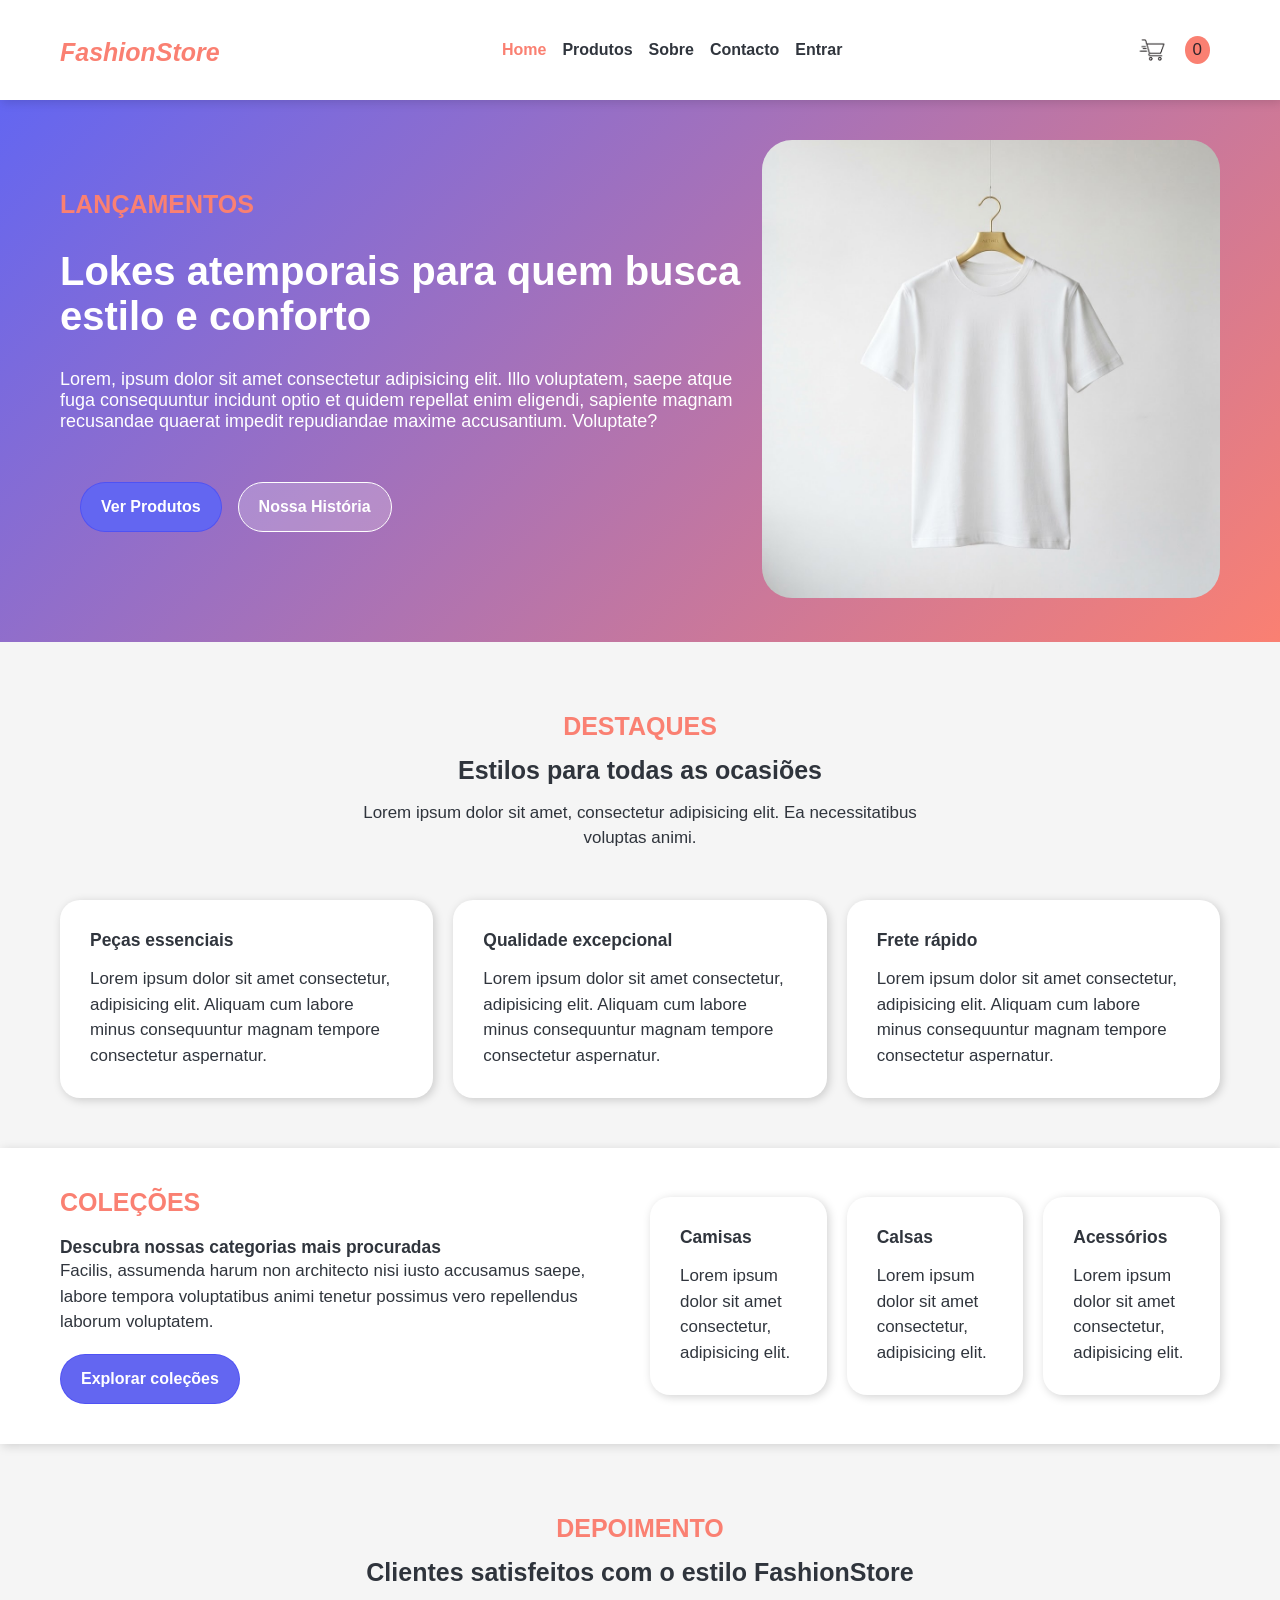
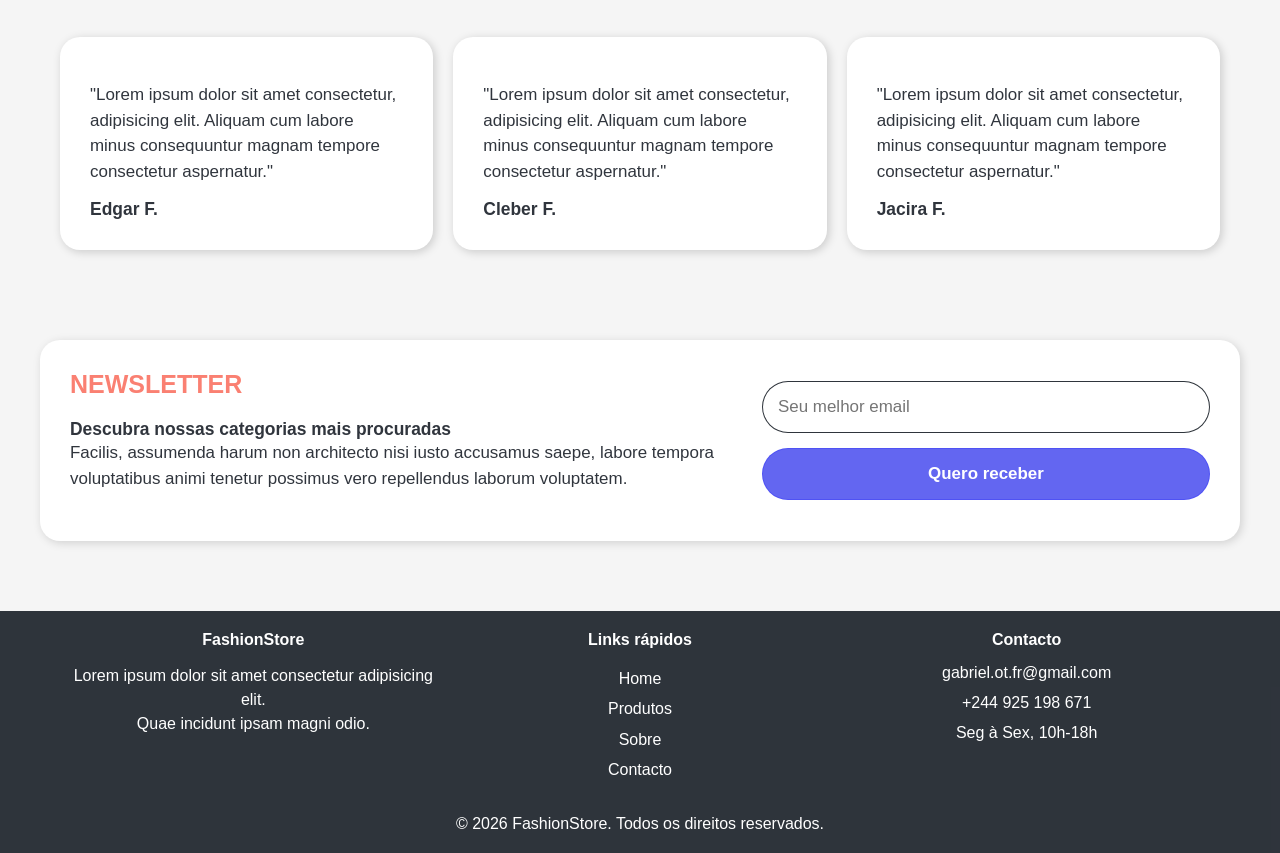
<file: pages/index.html>
<!DOCTYPE html>
<html lang="pt">

<head>
    <meta charset="UTF-8">
    <meta name="viewport" content="width=device-width, initial-scale=1.0">
    <title>E-commerce</title>
    <link rel="stylesheet" href="../styles/style.css">
    <link rel="stylesheet" href="../styles/index.css">
</head>

<body>

    <header class="header">
        <div class="container header-container">

            <h1 class="title"><a href="index.html">FashionStore</a></h1>

            <nav class="navbar">
                <ul class="nav-links">
                    <li><a href="index.html" class="nav-link active">Home</a></li>
                    <li><a href="products.html" class="nav-link">Produtos</a></li>
                    <li><a href="about.html" class="nav-link">Sobre</a></li>
                    <li><a href="contacts.html" class="nav-link">Contacto</a></li>
                    <li><a href="login.html" class="nav-link">Entrar</a></li>
                </ul>
            </nav>

            <button class="btn-cart">
                <img src="../images/cart.png" alt="Carrinho de compras" class="cart-img">
                <span class="cart-count">0</span>
            </button>

        </div>
    </header>

    <section class="hero">
        <div class="container hero-container">
            <div class="hero-left">
                <h2 class="section-title">Lançamentos</h2>
                <h2 class="left">Lokes atemporais para quem busca estilo e conforto</h2>
                <p>Lorem, ipsum dolor sit amet consectetur adipisicing elit. Illo voluptatem, saepe atque fuga
                    consequuntur incidunt optio et quidem repellat enim eligendi, sapiente magnam recusandae quaerat
                    impedit repudiandae maxime accusantium. Voluptate?</p>
                <div class="btn-container">
                    <a href="products.html" class="btn btn-primary">Ver Produtos</a>
                    <a href="about.html" class="btn btn-secoundary">Nossa História</a>
                </div>
            </div>

            <div class="hero-right">
                <img src="../images/camiseta-branca.png" alt="Imagem de um produto">
            </div>
        </div>
    </section>

    <section class="destaques">
        <div class="container destaques-container">
            <div class="section-top">
                <h2 class="section-title">Destaques</h2>
                <h3 class="desc-top">Estilos para todas as ocasiões</h3>
                <p class="p-standard">Lorem ipsum dolor sit amet, consectetur adipisicing elit. Ea necessitatibus <br>
                    voluptas animi.</p>
            </div>

            <div class="grid-container">
                <div class="grid-card">
                    <h4 class="card-title">Peças essenciais</h4>
                    <p class="p-standard">Lorem ipsum dolor sit amet consectetur, adipisicing elit. Aliquam cum labore
                        minus consequuntur magnam tempore consectetur aspernatur.</p>
                </div>
                <div class="grid-card">
                    <h4 class="card-title">Qualidade excepcional</h4>
                    <p class="p-standard">Lorem ipsum dolor sit amet consectetur, adipisicing elit. Aliquam cum labore
                        minus consequuntur magnam tempore consectetur aspernatur.</p>
                </div>
                <div class="grid-card">
                    <h4 class="card-title">Frete rápido</h4>
                    <p class="p-standard">Lorem ipsum dolor sit amet consectetur, adipisicing elit. Aliquam cum labore
                        minus consequuntur magnam tempore consectetur aspernatur.</p>
                </div>
            </div>
        </div>
    </section>

    <section class="collection">
        <div class="container collection-container">
            <div class="section-left">
                <h2 class="section-title">Coleções</h2>
                <h4 class="card-title">Descubra nossas categorias mais procuradas</h4>
                <p class="p-standard">Facilis, assumenda harum non architecto nisi iusto accusamus saepe, labore tempora
                    voluptatibus animi tenetur possimus vero repellendus laborum voluptatem.</p>
                <a href="products.html" class="btn btn-primary">Explorar coleções</a>
            </div>

            <div class="grid-container">
                <div class="grid-card">
                    <h4 class="card-title">Camisas</h4>
                    <p class="p-standard">Lorem ipsum dolor sit amet consectetur, adipisicing elit.</p>
                </div>
                <div class="grid-card">
                    <h4 class="card-title">Calsas</h4>
                    <p class="p-standard">Lorem ipsum dolor sit amet consectetur, adipisicing elit.</p>
                </div>
                <div class="grid-card">
                    <h4 class="card-title">Acessórios</h4>
                    <p class="p-standard">Lorem ipsum dolor sit amet consectetur, adipisicing elit.</p>
                </div>
            </div>
        </div>
    </section>

    <section class="depoimento">
        <div class="container depoimento-container">
            <div class="section-top">
                <h2 class="section-title">Depoimento</h2>
                <h3 class="desc-top">Clientes satisfeitos com o estilo FashionStore</h3>
            </div>

            <div class="grid-container">
                <div class="grid-card">
                    <p class="p-standard">"Lorem ipsum dolor sit amet consectetur, adipisicing elit. Aliquam cum labore
                        minus consequuntur magnam tempore consectetur aspernatur."</p>
                    <h4 class="card-title">Edgar F.</h4>
                </div>
                <div class="grid-card">
                    <p class="p-standard">"Lorem ipsum dolor sit amet consectetur, adipisicing elit. Aliquam cum labore
                        minus consequuntur magnam tempore consectetur aspernatur."</p>
                    <h4 class="card-title">Cleber F.</h4>
                </div>
                <div class="grid-card">
                    <p class="p-standard">"Lorem ipsum dolor sit amet consectetur, adipisicing elit. Aliquam cum labore
                        minus consequuntur magnam tempore consectetur aspernatur."</p>
                    <h4 class="card-title">Jacira F.</h4>
                </div>
            </div>
        </div>
    </section>

    <section class="newsletter">
        <div class="container newsletter-container">
            <div class="section-left">
                <h2 class="section-title">NewsLetter</h2>
                <h4 class="card-title">Descubra nossas categorias mais procuradas</h4>
                <p class="p-standard">Facilis, assumenda harum non architecto nisi iusto accusamus saepe, labore tempora
                    voluptatibus animi tenetur possimus vero repellendus laborum voluptatem.</p>
            </div>

            <div class="form">
                <form action="#">
                    <input type="email" placeholder="Seu melhor email" class="input-email ">
                    <input type="submit" value="Quero receber" class="input-sub btn-primary btn">
                </form>
            </div>
        </div>
    </section>

    <footer class="foot">
        <div class="container foot-container">
            <div class="foot-grids">
                <div class="foot-grid">
                    <h4 class="foot-logo">FashionStore</h4>
                    <p>Lorem ipsum dolor sit amet consectetur adipisicing elit. <br> Quae incidunt ipsam magni odio.</p>
                </div>
                <div class="foot-grid">
                    <h4>Links rápidos</h4>
                    <nav class="foot-nav">
                        <ul class="foot-links">
                            <li><a href="index.html" class="foot-link">Home</a></li>
                            <li><a href="products.html" class="foot-link">Produtos</a></li>
                            <li><a href="about.html" class="foot-link">Sobre</a></li>
                            <li><a href="contacts.html" class="foot-link">Contacto</a></li>
                        </ul>
                    </nav>
                </div>
                <div class="foot-grid">
                    <h4>Contacto</h4>
                    <div class="foot-contactos">
                        <a href="mailto:gabriel.ot.fr@gmail.com" class="contacts-link">gabriel.ot.fr@gmail.com</a>
                        <a href="tel:+244925198671" class="contacts-link"> +244 925 198 671</a>
                        <span>Seg à Sex, 10h-18h</span>
                    </div>
                </div>
            </div>

            <p class="copy">&copy; <span id="year"></span> FashionStore. Todos os direitos reservados.</p>
        </div>
    </footer>

    <script src="../js/script.js"></script>

</body>

</html>
</file>
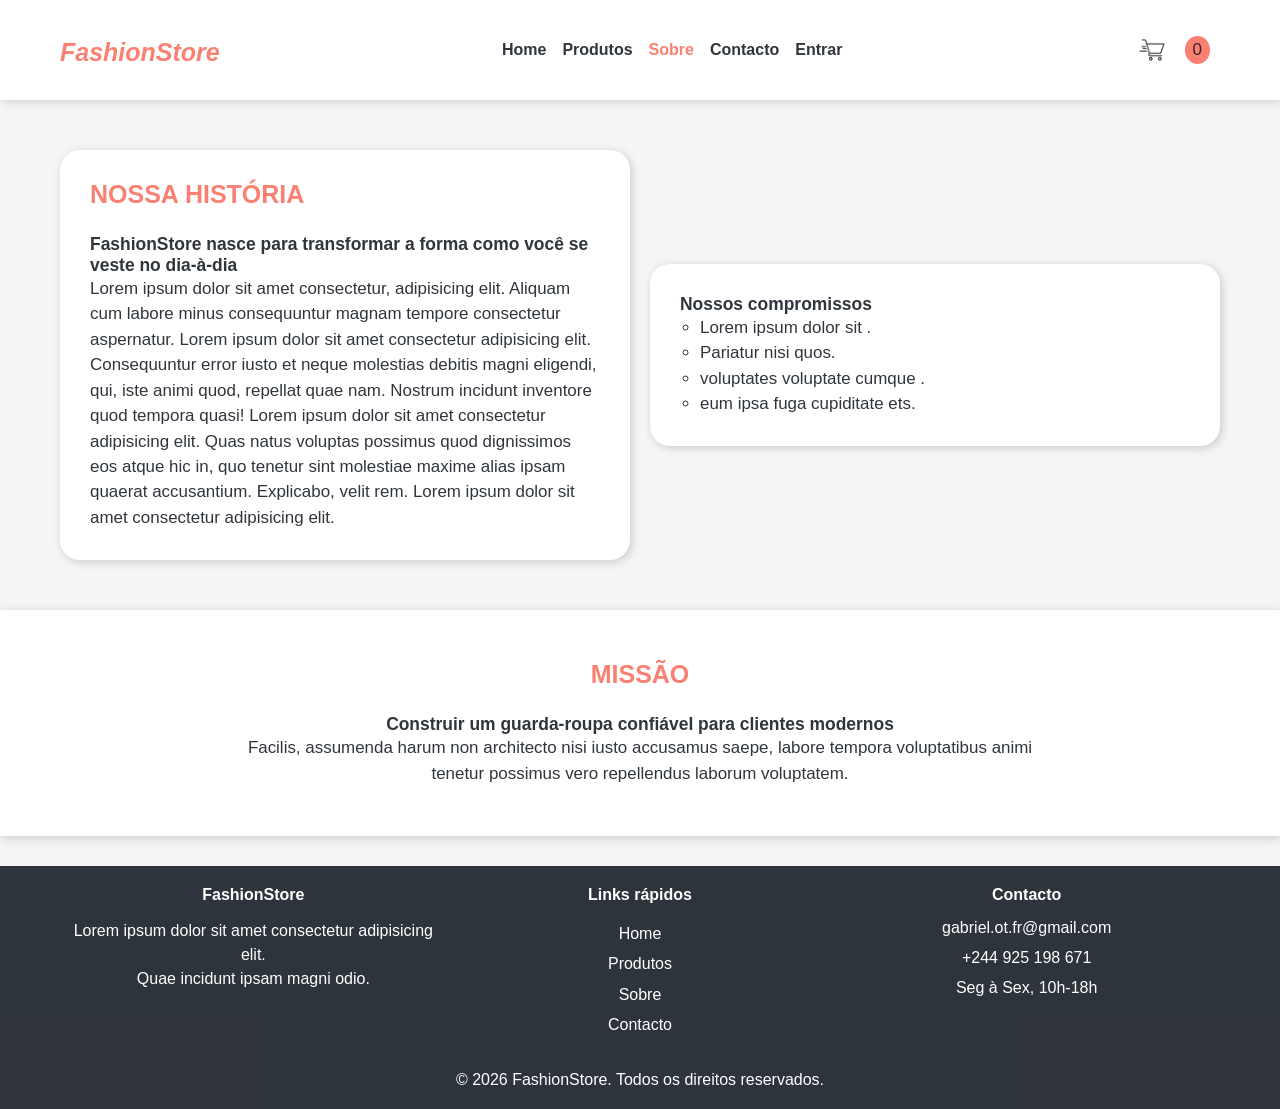
<file: pages/about.html>
<!DOCTYPE html>
<html lang="pt">

<head>
    <meta charset="UTF-8">
    <meta name="viewport" content="width=device-width, initial-scale=1.0">
    <title>Sobre</title>
    <link rel="stylesheet" href="../styles/style.css">
    <link rel="stylesheet" href="../styles/about.css">
</head>

<body>

    <header class="header">
        <div class="container header-container">

            <h1 class="title"><a href="index.html">FashionStore</a></h1>

            <nav class="navbar">
                <ul class="nav-links">
                    <li><a href="index.html" class="nav-link">Home</a></li>
                    <li><a href="products.html" class="nav-link">Produtos</a></li>
                    <li><a href="about.html" class="nav-link active">Sobre</a></li>
                    <li><a href="contacts.html" class="nav-link">Contacto</a></li>
                    <li><a href="login.html" class="nav-link">Entrar</a></li>
                </ul>
            </nav>

            <button class="btn-cart">
                <img src="../images/cart.png" alt="Carrinho de compras" class="cart-img">
                <span class="cart-count">0</span>
            </button>

        </div>
    </header>

    <section class="history">
        <div class="container history-container">
            <div class="history-left grid-card">
                <h2 class="section-title">Nossa História</h2>
                <h4 class="card-title">FashionStore nasce para transformar a forma como você se veste no dia-à-dia</h4>
                <p class="p-standard">Lorem ipsum dolor sit amet consectetur, adipisicing elit. Aliquam cum labore
                    minus consequuntur magnam tempore consectetur aspernatur. Lorem ipsum dolor sit amet consectetur
                    adipisicing elit. Consequuntur error iusto et neque molestias debitis magni eligendi, qui, iste
                    animi quod, repellat quae nam. Nostrum incidunt inventore quod tempora quasi! Lorem ipsum dolor sit
                    amet consectetur adipisicing elit. Quas natus voluptas possimus quod dignissimos eos atque hic in,
                    quo tenetur sint molestiae maxime alias ipsam quaerat accusantium. Explicabo, velit rem. Lorem ipsum
                    dolor sit amet consectetur adipisicing elit.</p>
            </div>
            <div class="history-right grid-card">
                <h4 class="card-title">Nossos compromissos</h4>
                <ul>
                    <li class="comp">Lorem ipsum dolor sit .</li>
                    <li class="comp">Pariatur nisi quos.</li>
                    <li class="comp">voluptates voluptate cumque .</li>
                    <li class="comp">eum ipsa fuga cupiditate ets.</li>
                </ul>
            </div>
        </div>
    </section>

    <section class="mission">
        <div class="container mission-container">
            <h2 class="section-title">Missão</h2>
            <h4 class="card-title">Construir um guarda-roupa confiável para clientes modernos</h4>
            <p class="p-standard">Facilis, assumenda harum non architecto nisi iusto accusamus saepe, labore tempora
                voluptatibus animi <br> tenetur possimus vero repellendus laborum voluptatem.</p>
        </div>
    </section>

    <footer class="foot">
        <div class="container foot-container">
            <div class="foot-grids">
                <div class="foot-grid">
                    <h4 class="foot-logo">FashionStore</h4>
                    <p>Lorem ipsum dolor sit amet consectetur adipisicing elit. <br> Quae incidunt ipsam magni odio.</p>
                </div>
                <div class="foot-grid">
                    <h4>Links rápidos</h4>
                    <nav class="foot-nav">
                        <ul class="foot-links">
                            <li><a href="index.html" class="foot-link">Home</a></li>
                            <li><a href="products.html" class="foot-link">Produtos</a></li>
                            <li><a href="about.html" class="foot-link">Sobre</a></li>
                            <li><a href="contacts.html" class="foot-link">Contacto</a></li>
                        </ul>
                    </nav>
                </div>
                <div class="foot-grid">
                    <h4>Contacto</h4>
                    <div class="foot-contactos">
                        <a href="mailto:gabriel.ot.fr@gmail.com" class="contacts-link">gabriel.ot.fr@gmail.com</a>
                        <a href="tel:+244925198671" class="contacts-link"> +244 925 198 671</a>
                        <span>Seg à Sex, 10h-18h</span>
                    </div>
                </div>
            </div>

            <p class="copy">&copy; <span id="year"></span> FashionStore. Todos os direitos reservados.</p>
        </div>
    </footer>

    <script src="../js/script.js"></script>

</body>

</html>
</file>
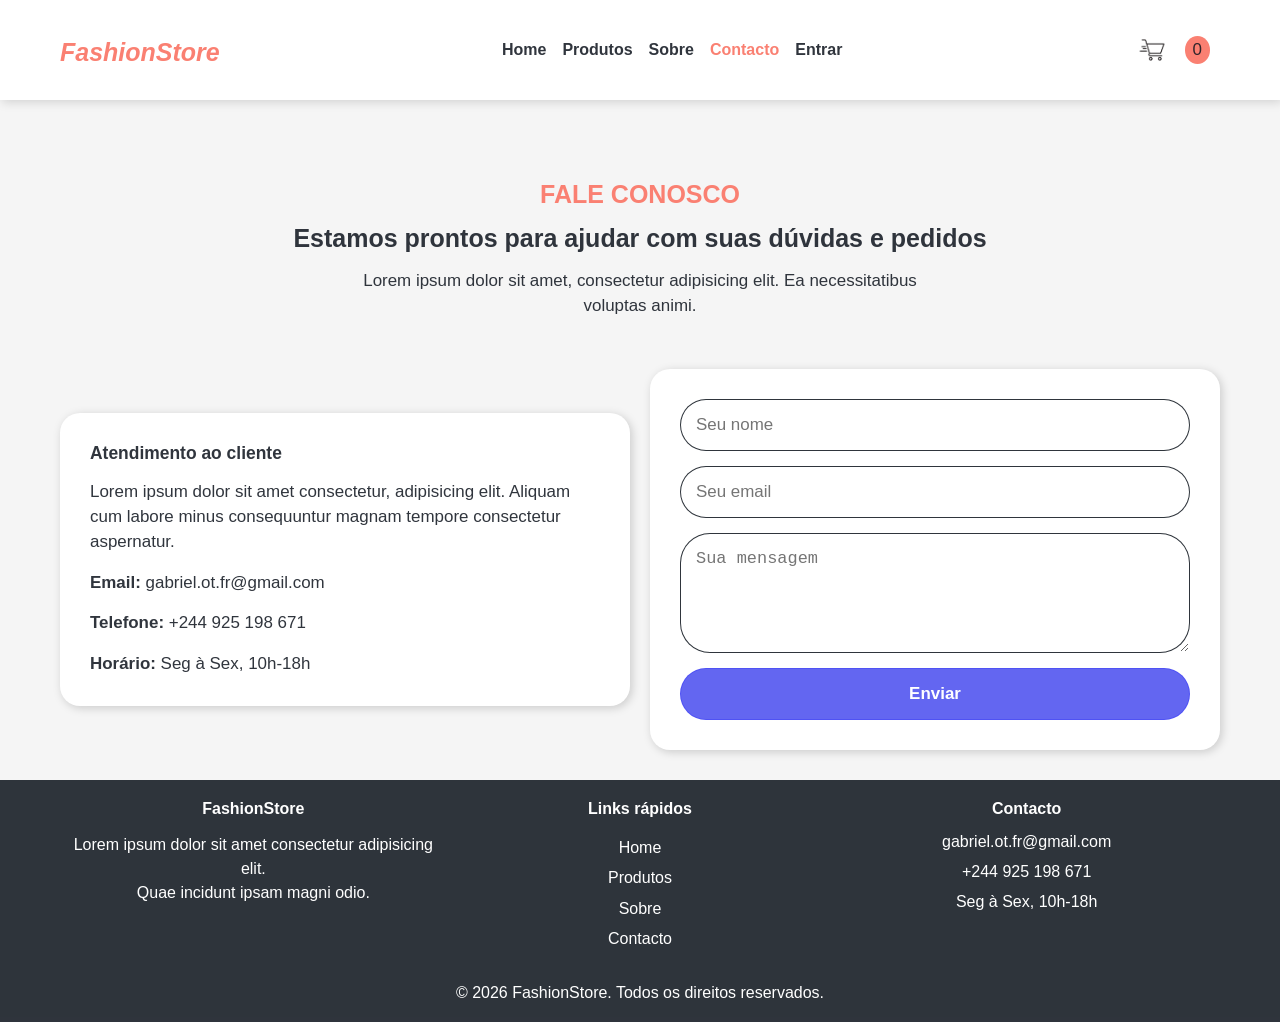
<file: pages/contacts.html>
<!DOCTYPE html>
<html lang="pt">

<head>
    <meta charset="UTF-8">
    <meta name="viewport" content="width=device-width, initial-scale=1.0">
    <title>Contacto</title>
    <link rel="stylesheet" href="../styles/style.css">
    <link rel="stylesheet" href="../styles/contacts.css">
</head>

<body>

    <header class="header">
        <div class="container header-container">

            <h1 class="title"><a href="index.html">FashionStore</a></h1>

            <nav class="navbar">
                <ul class="nav-links">
                    <li><a href="index.html" class="nav-link">Home</a></li>
                    <li><a href="products.html" class="nav-link">Produtos</a></li>
                    <li><a href="about.html" class="nav-link">Sobre</a></li>
                    <li><a href="contacts.html" class="nav-link active">Contacto</a></li>
                    <li><a href="login.html" class="nav-link">Entrar</a></li>
                </ul>
            </nav>

            <button class="btn-cart">
                <img src="../images/cart.png" alt="Carrinho de compras" class="cart-img">
                <span class="cart-count">0</span>
            </button>

        </div>
    </header>

    <section class="fale">
        <div class="container fale-container">
            <div class="section-top">
                <h2 class="section-title">Fale conosco</h2>
                <h3 class="desc-top">Estamos prontos para ajudar com suas dúvidas e pedidos</h3>
                <p class="p-standard">Lorem ipsum dolor sit amet, consectetur adipisicing elit. Ea necessitatibus <br>
                    voluptas animi.</p>
            </div>

            <div class="fale-area">
                <div class="fale-left grid-card">
                    <h4 class="card-title">Atendimento ao cliente</h4>
                    <p class="p-standard">Lorem ipsum dolor sit amet consectetur, adipisicing elit. Aliquam cum labore
                        minus consequuntur magnam tempore consectetur aspernatur.</p>
                    <p class="p-standard"><span class="bold">Email:</span> <a href="mailto:gabriel.ot.fr@gmail.com"
                            class="link-text">gabriel.ot.fr@gmail.com</a></p>
                    <p class="p-standard"><span class="bold">Telefone:</span> <a href="tel:+244925198671"
                            class="link-text"> +244 925 198 671</a></p>
                    <p class="p-standard"><span class="bold">Horário:</span> Seg à Sex, 10h-18h</p>
                </div>
                <div class="fale-right grid-card">
                    <form action="" class="form">
                        <input type="text" placeholder="Seu nome">
                        <input type="email" name="email" id="email" placeholder="Seu email">
                        <textarea name="message" id="message" placeholder="Sua mensagem"></textarea>
                        <input type="submit" value="Enviar" class="btn btn-primary">
                    </form>
                </div>
            </div>
        </div>
    </section>

    <footer class="foot">
        <div class="container foot-container">
            <div class="foot-grids">
                <div class="foot-grid">
                    <h4 class="foot-logo">FashionStore</h4>
                    <p>Lorem ipsum dolor sit amet consectetur adipisicing elit. <br> Quae incidunt ipsam magni odio.</p>
                </div>
                <div class="foot-grid">
                    <h4>Links rápidos</h4>
                    <nav class="foot-nav">
                        <ul class="foot-links">
                            <li><a href="index.html" class="foot-link">Home</a></li>
                            <li><a href="products.html" class="foot-link">Produtos</a></li>
                            <li><a href="about.html" class="foot-link">Sobre</a></li>
                            <li><a href="contacts.html" class="foot-link">Contacto</a></li>
                        </ul>
                    </nav>
                </div>
                <div class="foot-grid">
                    <h4>Contacto</h4>
                    <div class="foot-contactos">
                        <a href="mailto:gabriel.ot.fr@gmail.com" class="contacts-link">gabriel.ot.fr@gmail.com</a>
                        <a href="tel:+244925198671" class="contacts-link"> +244 925 198 671</a>
                        <span>Seg à Sex, 10h-18h</span>
                    </div>
                </div>
            </div>

            <p class="copy">&copy; <span id="year"></span> FashionStore. Todos os direitos reservados.</p>
        </div>
    </footer>

    <script src="../js/script.js"></script>

</body>

</html>
</file>
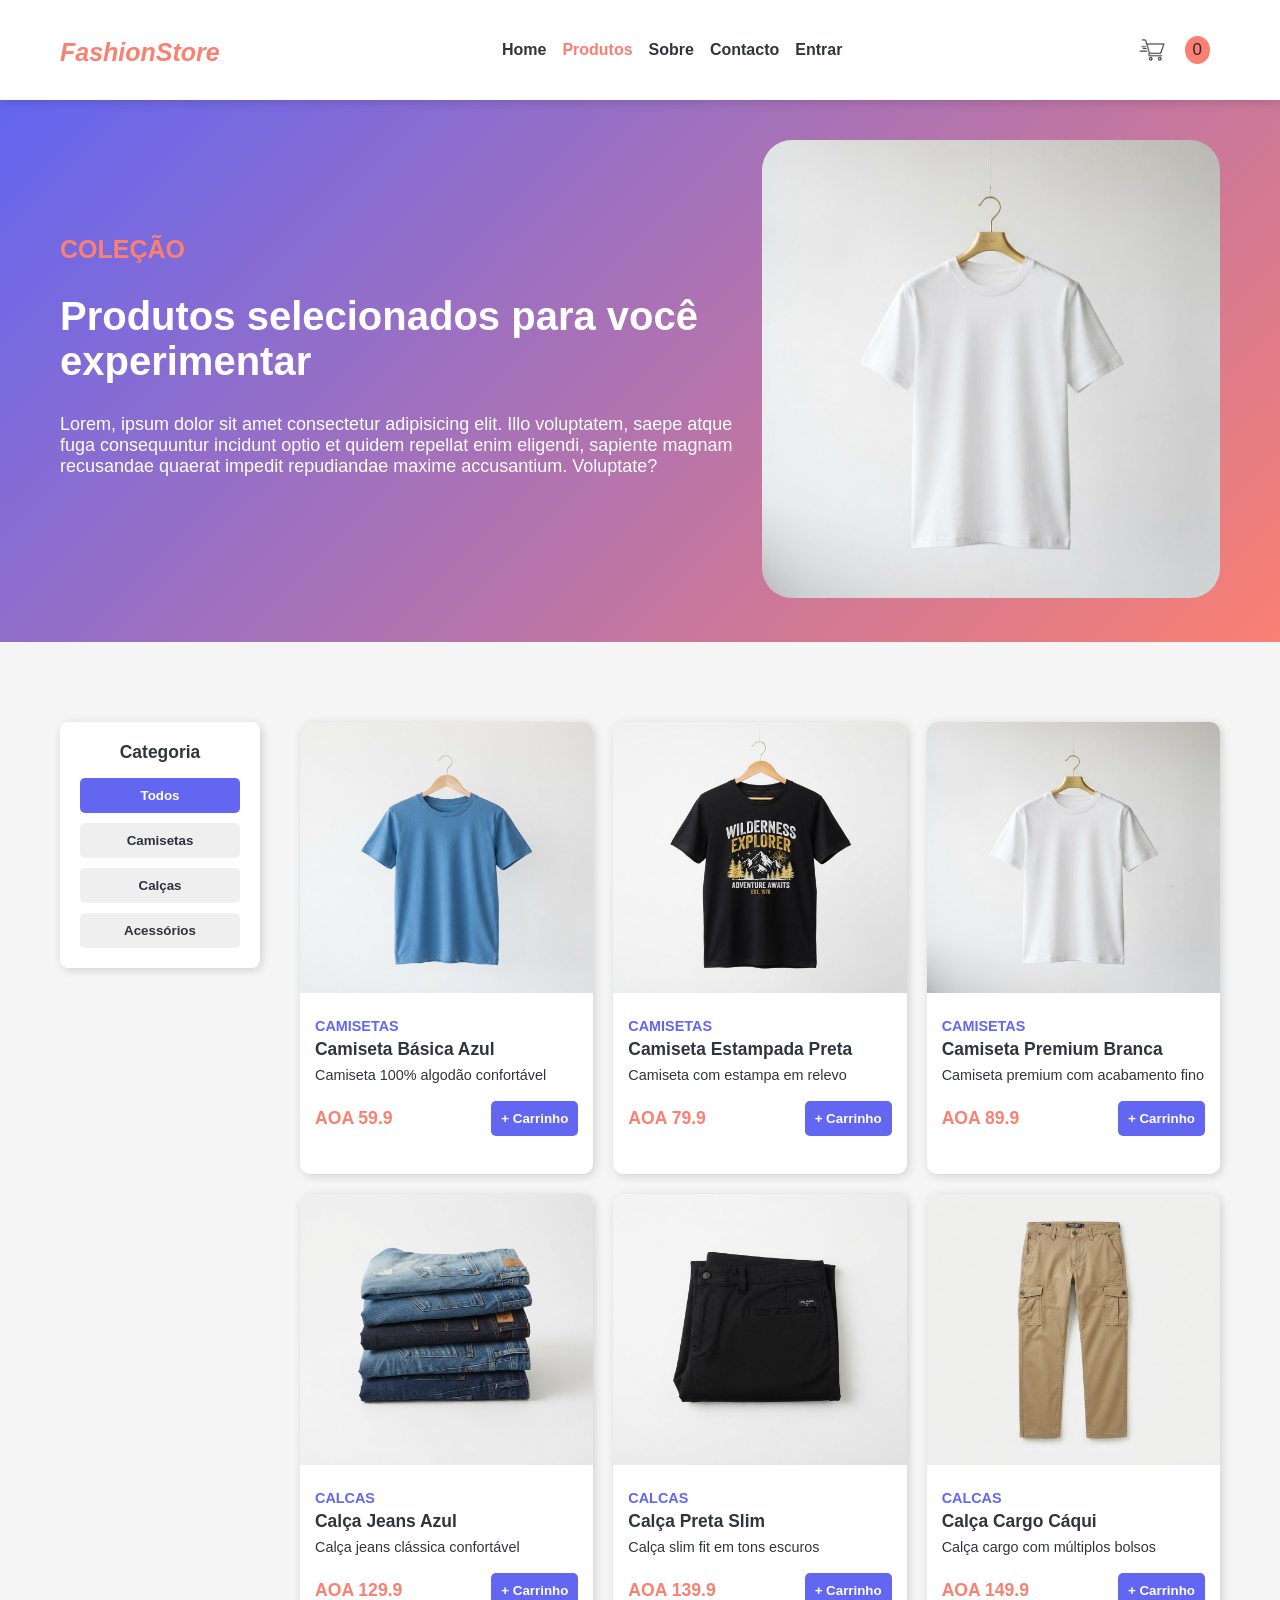
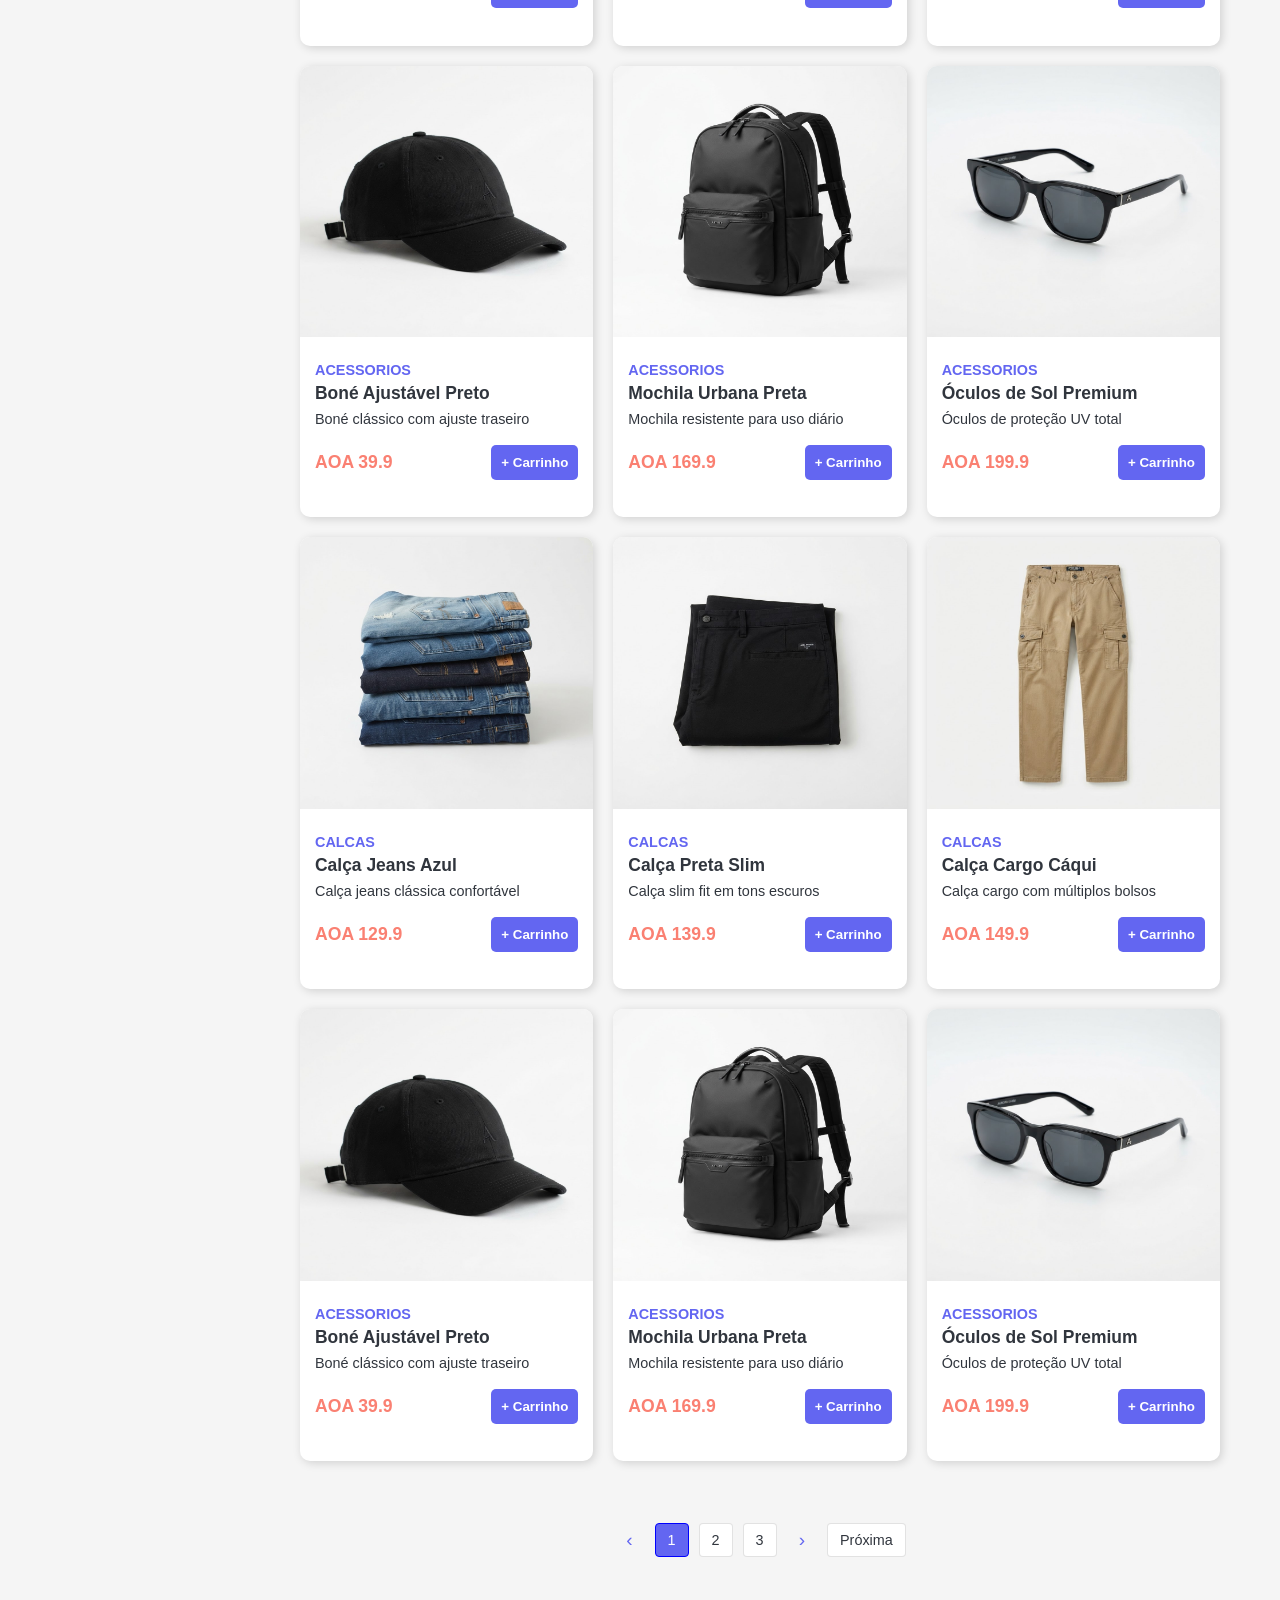
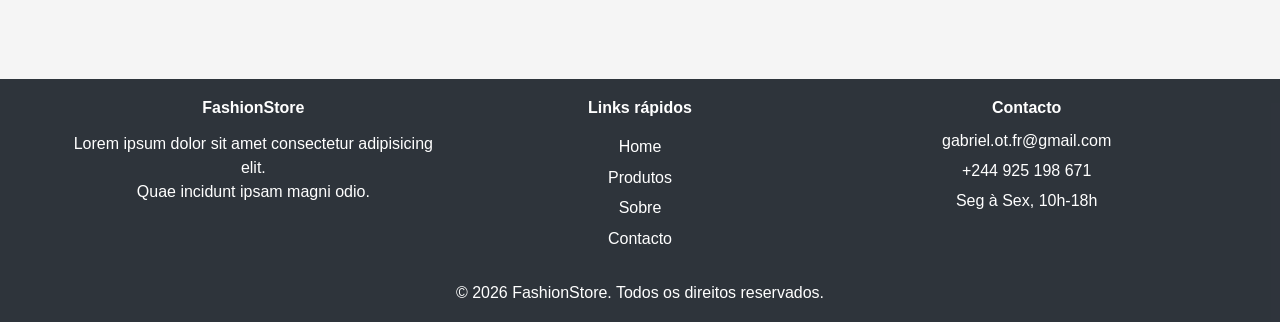
<file: pages/products.html>
<!DOCTYPE html>
<html lang="pt">

<head>
    <meta charset="UTF-8">
    <meta name="viewport" content="width=device-width, initial-scale=1.0">
    <title>Produtos</title>
    <link rel="stylesheet" href="../styles/style.css">
    <link rel="stylesheet" href="../styles/products.css">
</head>

<body>

    <header class="header">
        <div class="container header-container">

            <h1 class="title"><a href="index.html">FashionStore</a></h1>

            <nav class="navbar">
                <ul class="nav-links">
                    <li><a href="index.html" class="nav-link">Home</a></li>
                    <li><a href="products.html" class="nav-link active">Produtos</a></li>
                    <li><a href="about.html" class="nav-link">Sobre</a></li>
                    <li><a href="contacts.html" class="nav-link">Contacto</a></li>
                    <li><a href="login.html" class="nav-link">Entrar</a></li>
                </ul>
            </nav>

            <button class="btn-cart">
                <img src="../images/cart.png" alt="Carrinho de compras" class="cart-img">
                <span class="cart-count">0</span>
            </button>

        </div>
    </header>

    <section class="hero">
        <div class="container hero-container">
            <div class="hero-left">
                <h2 class="section-title">Coleção</h2>
                <h2 class="left">Produtos selecionados para você experimentar</h2>
                <p>Lorem, ipsum dolor sit amet consectetur adipisicing elit. Illo voluptatem, saepe atque fuga
                    consequuntur incidunt optio et quidem repellat enim eligendi, sapiente magnam recusandae quaerat
                    impedit repudiandae maxime accusantium. Voluptate?</p>
            </div>

            <div class="hero-right">
                <img src="../images/camiseta-branca.png" alt="Imagem de um produto">
            </div>
        </div>
    </section>

    <section class="produtos">
        <div class="container products-container">
            <div class="categorias">
                <h4 class="card-title">Categoria</h4>
                <div class="cat-container">
                    <button class="btn btn-primary">Todos</button>
                    <button class="btn">Camisetas</button>
                    <button class="btn">Calças</button>
                    <button class="btn">Acessórios</button>
                </div>
            </div>

            <div class="produtos-right">
                <div class="produtos-grid" id="productsGrid">
                    
                </div>

                <!-- Paginação -->
                <div class="paginacao">
                    <button class="seta">‹</button>
                    <a href="#" class="ativa">1</a>
                    <a href="#">2</a>
                    <a href="#">3</a>
                    <button class="seta">›</button>
                    <a href="#">Próxima</a>
                </div>
            </div>
        </div>
    </section>

    <footer class="foot">
        <div class="container foot-container">
            <div class="foot-grids">
                <div class="foot-grid">
                    <h4 class="foot-logo">FashionStore</h4>
                    <p>Lorem ipsum dolor sit amet consectetur adipisicing elit. <br> Quae incidunt ipsam magni odio.</p>
                </div>
                <div class="foot-grid">
                    <h4>Links rápidos</h4>
                    <nav class="foot-nav">
                        <ul class="foot-links">
                            <li><a href="index.html" class="foot-link">Home</a></li>
                            <li><a href="products.html" class="foot-link">Produtos</a></li>
                            <li><a href="about.html" class="foot-link">Sobre</a></li>
                            <li><a href="contacts.html" class="foot-link">Contacto</a></li>
                        </ul>
                    </nav>
                </div>
                <div class="foot-grid">
                    <h4>Contacto</h4>
                    <div class="foot-contactos">
                        <a href="mailto:gabriel.ot.fr@gmail.com" class="contacts-link">gabriel.ot.fr@gmail.com</a>
                        <a href="tel:+244925198671" class="contacts-link"> +244 925 198 671</a>
                        <span>Seg à Sex, 10h-18h</span>
                    </div>
                </div>
            </div>

            <p class="copy">&copy; <span id="year"></span> FashionStore. Todos os direitos reservados.</p>
        </div>
    </footer>

    <script src="../js/script.js"></script>

</body>

</html>
</file>
<file: styles/style.css>
/* 
==========================================================================
                       === VARIÁVEIS === 
*/
:root{
    --primary-color: salmon;
    --secondary-color: #6366F1;
    --text-color: #111720de;
    --animation-time: 0.5s;
    --text-size: 1.06rem;
}

/* Início remoção de estilos padrão */
* {
    margin: 0;
    padding: 0;
    box-sizing: border-box;
}

/* 
==========================================================================
                       === ESTILOS GERAIS === 
*/
.container {
    max-width: 1200px;
    margin: 0 auto;
    padding: 20px;
}

body {
    font-family: Arial, Helvetica, sans-serif;
    background-color: #f5f5f5;
}

a {
    text-decoration: none;
}

input {
    padding: 15px;
    border-radius: 30px;
    border: 1px solid var(--text-color);
    font-size: var(--text-size);
    color: var(--text-color);
}

textarea {
    padding: 15px;
    border-radius: 30px;
    border: 1px solid var(--text-color);
    font-size: var(--text-size);
    color: var(--text-color);
}

.section-title {
    color: var(--primary-color);
    font-size: 1.5625rem;
    text-transform: uppercase;
}

.p-standard {
    color: var(--text-color);
    font-size: var(--text-size);
    line-height: 1.5;
}

/* BOTÕES */
.btn {
    padding: 15px 20px;
    color: white;
    font-weight: bold;
    border-radius: 30px;
    transition: var(--animation-time);
}

.btn:hover {
    transform: translateY(-2px);
    text-shadow: 0 0 4px rgba(255, 255, 255, 0.397);
}

.btn-primary {
    background-color: var(--secondary-color);
    border: 1px solid rgba(0, 0, 255, 0.2);
}

.btn-secoundary {
    background-color: rgba(255, 255, 255, 0.199);
    border: 1px solid white;
}

/* Cards (DESTAQUES/DEPOIMENTOS) */
.section-top {
    display: flex;
    flex-direction: column;
    justify-content: center;
    align-items: center;
    gap: 15px;
    margin: 50px auto;
    text-align: center;
}

.desc-top {
    font-size: 1.5625rem;
    color: var(--text-color);
}

.grid-container {
    display: grid;
    grid-template-columns: 1fr 1fr 1fr;
    gap: 20px;
}

.grid-card {
    background-color: white;
    border-radius: 20px;
    padding: 30px;
    box-shadow: 2px 2px 10px rgba(0, 0, 0, 0.178);
    transition: var(--animation-time);
}

.grid-card:hover {
    transform: scale(1.02);
}

.grid-card>p {
    margin-top: 15px;
}

.card-title {
    font-size: 1.09rem;
    color: var(--text-color);
}



/* 
==========================================================================
                        === ESTILOS DO HEADER ===
 */
header {
    background-color: white;
    box-shadow: 2px 2px 10px rgba(0, 0, 0, 0.15);
    position: fixed;
    z-index: 5;
    top: 0;
    left: 0;
    width: 100%;
}

.header-container {
    height: 100px;
    display: flex;
    justify-content: space-between;
    align-items: center;
}

.title>a {
    color: var(--primary-color);
    font-size: 1.5625rem;
    font-style: italic;
}

.nav-links {
    display: flex;
    gap: 16px;
}

.nav-links>li {
    list-style: none;
}

.nav-link {
    transition: var(--animation-time);
    color: var(--text-color);
    font-weight: bold;
}

.nav-link:hover {
    color: var(--primary-color);
}

.active {
    color: var(--primary-color);
}

.btn-cart {
    display: flex;
    gap: 16px;
    padding: 10px;
    border: none;
    align-items: center;
    cursor: pointer;
    background-color: transparent;
}

.cart-img {
    width: 34px;
    height: 34px;
}

.cart-count {
    font-size: var(--text-size);
    color: var(--text-color);
    background-color: var(--primary-color);
    border-radius: 50%;
    padding: 4px 8px;
}

/*
==========================================================================
                === ESTILOS DO FOOTER === 
*/
.foot {
    background-color: var(--text-color);
    color: white;
}

.foot-container {
    display: flex;
    flex-direction: column;
    align-items: center;
    gap: 30px;
}

.foot-grids {
    width: 100%;
    display: grid;
    grid-template-columns: 1fr 1fr 1fr;
    text-align: center;
}

.foot-grid {
    display: flex;
    flex-direction: column;
    gap: 15px;
}

.foot-grid>p {
    line-height: 1.5;
}

.foot-links>li {
    list-style: none;
    line-height: 1.9;
}

.foot-link {
    color: white;
    transition: var(--animation-time);
}

.foot-link:hover {
    color: var(--primary-color);
}

.foot-contactos {
    display: flex;
    flex-direction: column;
    gap: 12px;
}

.contacts-link {
    color: white;
    transition: var(--animation-time);
}

.contacts-link:hover {
    color: var(--primary-color);
}

/*
==========================================================================
                === RESPONSIVIDADE === 
*/
@media(max-width: 1000px) {
    .container {
        padding: 20px 50px;
    }
}

@media(max-width: 850px) {
    .header-container {
        flex-direction: column;
        gap: 10px;
        height: 200px;
    }
}

@media(max-width: 600px) {
    .foot-container {
        padding: 20px 0;
    }

    .foot-grids {
        grid-template-columns: 1fr;
        justify-content: center;
        gap: 15px;
    }

    .foot-grid {
        gap: 10px;
        padding-bottom: 15px;
        border-bottom: 1px solid rgba(100, 148, 237, 0.253);
    }

    .foot-links {
        display: flex;
        gap: 15px;
        justify-content: center;
    }

    .foot-contactos {
        flex-direction: row;
        flex-wrap: wrap;
        gap: 15px;
        justify-content: center;
        align-items: center;
    }
}
</file>
<file: styles/index.css>
/* 
==========================================================================
    === ESTILOS DA SESSÃO HERO ===
 */

.hero{
    margin-top: 100px;
    background: linear-gradient(135deg, var(--secondary-color), var(--primary-color));
    padding: 20px 0;
}

.hero-container{
    display: flex;
    align-items: center;
    justify-content: space-between;
    gap: 16px;
}

.hero-left{
    flex-basis: 60%;
}

.left{
    margin: 30px 0;
    color: white;
    font-size: 2.5rem;
}

.hero-left>p{
    margin-bottom: 30px;
    font-size: 1.125rem;
    color: white;
}

.btn-container{
    display: flex;
    gap: 16px;
    padding: 20px;
}

.hero-right{
    flex-basis: 40%;
}

.hero-right>img{
    width: 100%;
    border-radius: 30px;
}


/*
==========================================================================
                === ESTILOS DA SESSÃO DE DETAQUES === 
 */
.destaques-container{
    padding-top: 20px;
    padding-bottom: 50px;
}


/*
==========================================================================
                === ESTILOS DA SESSÃO DE COLEÇÕES === 
*/
.collection{
    background-color: white;
    padding: 20px 0;
    box-shadow: 2px 2px 10px rgba(0, 0, 0, 0.15);
}

.collection-container{
    display: flex;
    align-items: center;
    justify-content: space-between;
    gap: 20px;
}

/* lado esquerdo (COLEÇÕES/NEWSLETTER) */
.section-left{
    flex-basis: 50%;
    display: flex;
    flex-direction: column;
}

.section-left>h2{
    margin-bottom: 20px;
}

.section-left>p{
    margin-bottom: 20px;
}

.section-left>.btn{
    width: 180px;
    padding: auto;
}

.collection-container>.grid-container{
    flex-basis: 50%;
}

/*
==========================================================================
                === ESTILOS SESSÃO DE DEPOIMENTOS === 
*/
.depoimento-container>.grid-container>.grid-card>.card-title{
    margin-top: 15px;
}

/*
==========================================================================
                === ESTILOS SESSÃO NEWSLETTER === 
*/
.newsletter-container{
    background-color: white;
    display: flex;
    align-items: center;
    justify-content: space-between;
    padding: 30px;
    border-radius: 20px;
    box-shadow: 2px 2px 10px rgba(0, 0, 0, 0.15);
    margin: 70px auto;
    gap: 20px;
}

.newsletter-container>.section-left{
    flex-basis: 60%;
}

.form{
    flex-basis: 40%;
}

.form>form{
    width: 100%;
    display: flex;
    flex-direction: column;
    gap: 15px;
}

.input-sub{
    cursor: pointer;
    font-size: var(--text-size);
}


/*
==========================================================================
                === RESPONSIVIDADE === 
*/
@media(max-width: 1000px){
    .hero-container{
        flex-direction: column;
    }

    .hero-right{
        width: 85%;
    }
    .collection-container>.grid-container{
        grid-template-columns: 1fr 1fr;
    }
}

@media(max-width: 850px){
    .hero-container{
        text-align: center;
        margin-top: 150px;
    }

    .hero-left{
        display: flex;
        flex-direction: column;
        align-items: center;
        justify-content: center;
    }

    .destaques-container>.grid-container{
        grid-template-columns: 1fr 1fr;
    }

    .depoimento-container>.grid-container{
        grid-template-columns: 1fr 1fr;
    }

    .collection-container>.grid-container{
        grid-template-columns: 1fr;
    }

    .newsletter-container{
        flex-direction: column;
        text-align: center;
    }

    .form{
        width: 60%;
    }
}

@media(max-width: 650px){
    .destaques-container>.grid-container{
        grid-template-columns: 1fr;
    }

    .depoimento-container>.grid-container{
        grid-template-columns: 1fr;
    }
}
</file>
<file: styles/about.css>
/*
==========================================================================
                === ESTILOS DA SESSÃO NOSSA HISTÓRIA === 
 */
.history-container {
    margin-top: 100px;
    padding: 50px 20px;
    display: flex;
    align-items: center;
    justify-content: space-between;
    gap: 20px;
}

.history-left {
    flex-basis: 50%;
}

.section-title {
    margin-bottom: 25px;
}

.grid-card>.p-standard {
    margin-top: 0;
}

.history-right {
    flex-basis: 50%;
}

.history-right>ul {
    list-style: circle;
    margin-left: 20px;
}

.comp {
    color: var(--text-color);
    font-size: var(--text-size);
    line-height: 1.5;
}


/*
==========================================================================
                === ESTILOS DA SESSÃO MISSÃO === 
 */
.mission {
    background-color: white;
    margin-bottom: 30px;
    box-shadow: 2px 2px 10px rgba(0, 0, 0, 0.178);
}

.mission-container {
    text-align: center;
    padding: 50px 0;
}

@media (max-width: 850px) {

    .history-container {
        margin-top: 200px;
        flex-direction: column;
        justify-content: center;
    }

    .history-right {
        width: 100%;
    }

    .mission-container {
        padding: 50px 20px;
    }
}
</file>
<file: styles/contacts.css>
/*
==========================================================================
                === ESTILOS DA SESSÃO FALE === 
 */
.fale-container {
    margin-top: 100px;
    padding: 30px 20px;
}

.fale-area {
    display: flex;
    align-items: center;
    justify-content: space-between;
    gap: 20px;
}

.fale-left {
    flex-basis: 50%;
}

.bold {
    font-weight: bold;
}

.link-text {
    color: var(--text-color);
    transition: var(--animation-time);
}

.link-text:hover {
    color: var(--primary-color);
}

.fale-right {
    flex-basis: 50%;
}

.form {
    width: 100%;
    display: flex;
    flex-direction: column;
    gap: 15px;
}

#message {
    height: 120px;
}

@media (max-width: 850px) {

    .fale-container {
        margin-top: 200px;
    }

    .fale-area {
        flex-direction: column;
        justify-content: center;
    }

    .fale-right {
        width: 100%;
    }

}
</file>
<file: styles/products.css>
/* 
==========================================================================
    === ESTILOS DA SESSÃO HERO-COLEÇÃO ===
 */

.hero {
    margin-top: 100px;
    background: linear-gradient(135deg, #6366F1, salmon);
    padding: 20px 0;
}

.hero-container {
    display: flex;
    align-items: center;
    justify-content: space-between;
    gap: 16px;
}

.hero-left {
    flex-basis: 60%;
}

.left {
    margin: 30px 0;
    color: white;
    font-size: 2.5rem;
}

.hero-left>p {
    margin-bottom: 30px;
    font-size: 1.125rem;
    color: white;
}

.hero-right {
    flex-basis: 40%;
}

.hero-right>img {
    width: 100%;
    border-radius: 30px;
}


/*
==========================================================================
    === ESTILOS DA SESSÃO PRODUTOS ===
*/
.produtos {
    padding: 60px 0;
}

.products-container {
    display: grid;
    grid-template-columns: 200px 1fr;
    gap: 40px;
}

.categorias {
    background: white;
    padding: 20px;
    border-radius: 8px;
    height: fit-content;
    box-shadow: 2px 2px 10px rgba(0, 0, 0, 0.15);
    text-align: center;
    position: sticky;
    top: 120px;
    left: 0;
    z-index: 5;
}

.cat-container {
    margin-top: 15px;
    display: flex;
    flex-direction: column;
    gap: 10px;
}

.btn {
    color: var(--text-color);
}

.produtos-grid {
    display: grid;
    grid-template-columns: repeat(auto-fill, minmax(220px, 1fr));
    gap: 20px;
}

.produto-grid {
    background-color: white;
    border-radius: 10px;
    box-shadow: 2px 2px 10px rgba(0, 0, 0, 0.15);
    overflow: hidden;
    display: flex;
    flex-direction: column;
    gap: 10px;
}

.produto-grid>img {
    width: 100%;
    height: 60%;
}

.produto-grid>div {
    display: flex;
    flex-direction: column;
    gap: 5px;
    padding: 15px;
}

.categoria-nome {
    font-size: 0.9rem;
    color: var(--secondary-color);
    text-transform: uppercase;
    font-weight: bold;
}

.descricao {
    font-size: 0.9rem;
}

.compra {
    display: flex;
    justify-content: space-between;
    align-items: center;
    padding-top: 10px;
}

.preco {
    color: var(--primary-color);
    font-weight: bold;
    font-size: 1.1rem;
}

.btn {
    border-radius: 5px;
    padding: 10px;
    border: none;
}

.btn-primary {
    color: white;
}

/* Paginação */
.paginacao {
    margin: 0 auto;
    display: flex;
    justify-content: center;
    align-items: center;
    gap: 10px;
    margin-top: 60px;
    padding-bottom: 40px;
}

.paginacao button,
.paginacao a {
    padding: 8px 12px;
    border: 1px solid rgba(128, 128, 128, 0.226);
    background: white;
    color: var(--text-color);
    border-radius: 4px;
    cursor: pointer;
    font-size: 0.9rem;
    transition: all 0.3s ease;
    text-decoration: none;
}

.paginacao button:hover,
.paginacao a:hover {
    background: rgb(223, 221, 221);
}

.paginacao .ativa {
    background: var(--secondary-color);
    color: white;
    border-color: blue;
}

.paginacao .seta {
    background: transparent;
    border: none;
    color: var(--secondary-color);
    font-size: 1.2rem;
    cursor: pointer;
}

/* Responsividade */
@media (max-width: 850px) {
    .hero-container {
        flex-direction: column;
        text-align: center;
        margin-top: 150px;
    }

    .hero-left {
        display: flex;
        flex-direction: column;
        align-items: center;
        justify-content: center;
    }

    .hero-right {
        width: 85%;
    }

    .products-container {
        grid-template-columns: 1fr;
    }

    .categorias {
        width: 85%;
        top: 210px;
        margin: auto;
    }

    .cat-container {
        flex-direction: row;
        align-items: center;
        justify-content: center;
    }

    .produtos-content {
        grid-template-columns: 1fr;
        gap: 30px;
    }

    .produtos-grid {
        grid-template-columns: repeat(auto-fill, minmax(180px, 1fr));
        gap: 15px;
    }
}

@media (max-width: 480px) {
    .produtos-grid {
        grid-template-columns: 1fr;
        gap: 15px;
    }
}
</file>
